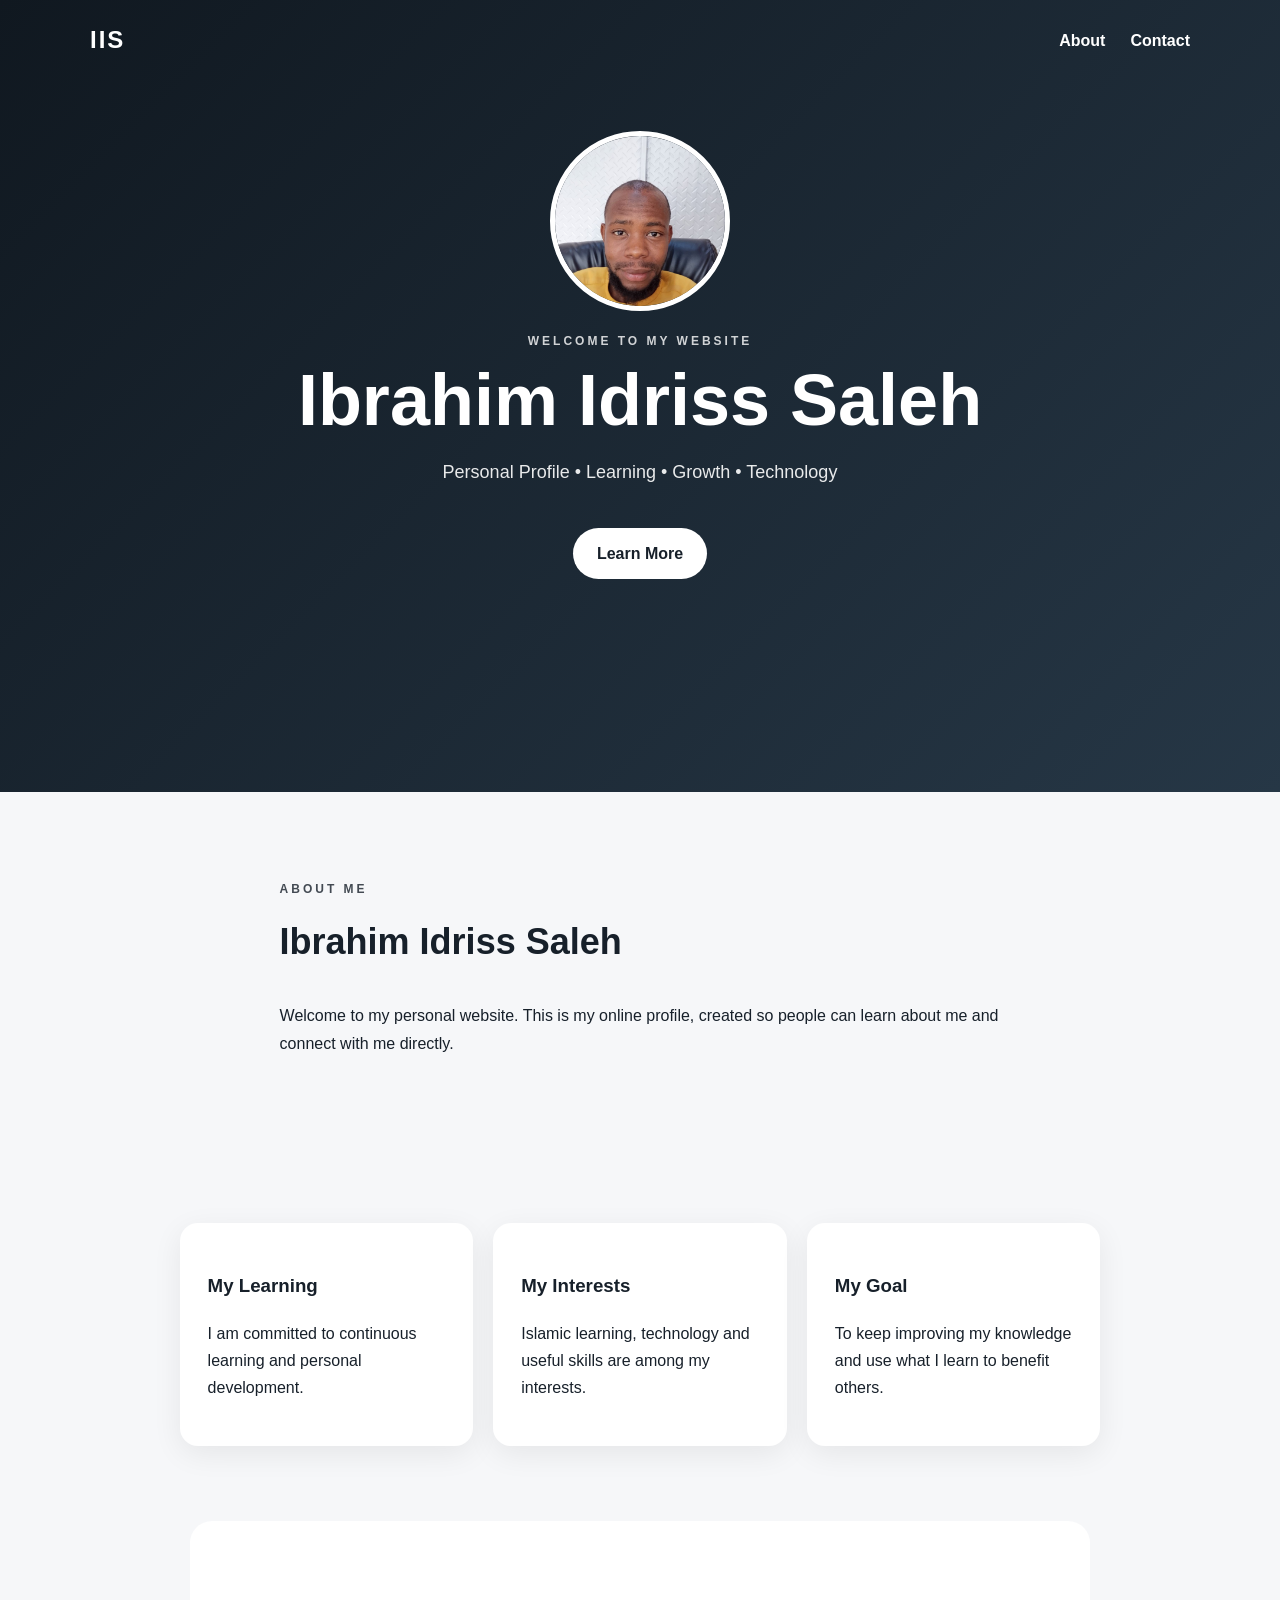
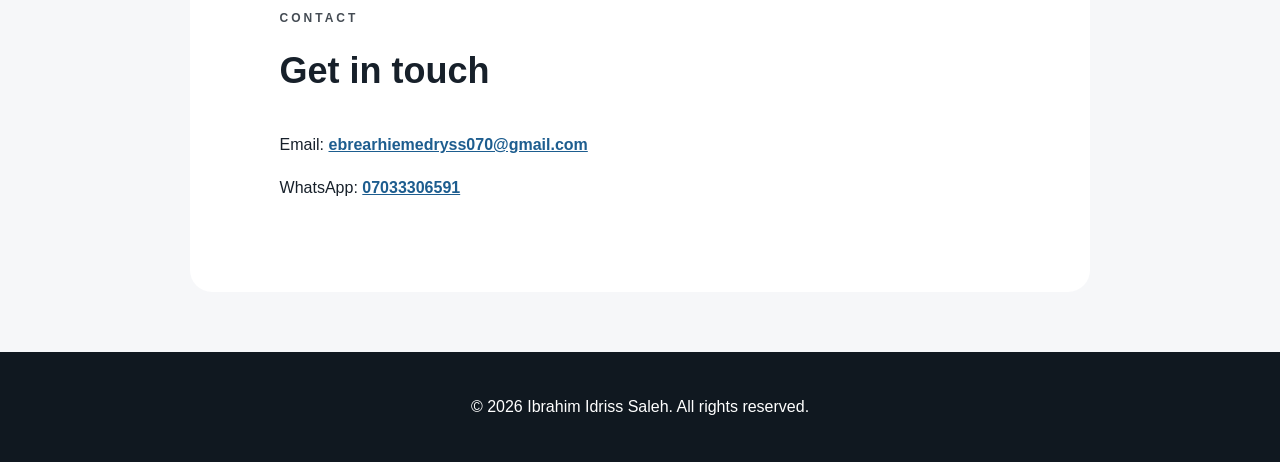
<file: index.html>
<!DOCTYPE html>
<html lang="en">
<head>
  <meta charset="UTF-8">
  <meta name="viewport" content="width=device-width, initial-scale=1.0">
  <meta name="description" content="Official personal website of Ibrahim Idriss Saleh.">
  <meta name="author" content="Ibrahim Idriss Saleh">
  <meta name="robots" content="index, follow">
  <title>Ibrahim Idriss Saleh | Personal Website</title>
  <link rel="stylesheet" href="style.css">
</head>
<body>
  <header class="hero">
    <nav>
      <div class="logo">IIS</div>
      <a href="#about">About</a>
      <a href="#contact">Contact</a>
    </nav>

    <div class="hero-content">
      <img src="profile.jpg" alt="Portrait of Ibrahim Idriss Saleh" class="profile">
      <p class="eyebrow">WELCOME TO MY WEBSITE</p>
      <h1>Ibrahim Idriss Saleh</h1>
      <p class="tagline">Personal Profile • Learning • Growth • Technology</p>
      <a class="button" href="#about">Learn More</a>
    </div>
  </header>

  <main>
    <section id="about" class="section">
      <p class="eyebrow">ABOUT ME</p>
      <h2>Ibrahim Idriss Saleh</h2>
      <p>
        Welcome to my personal website. This is my online profile, created
        so people can learn about me and connect with me directly.
      </p>
    </section>

    <section class="section cards">
      <div class="card">
        <h3>My Learning</h3>
        <p>I am committed to continuous learning and personal development.</p>
      </div>
      <div class="card">
        <h3>My Interests</h3>
        <p>Islamic learning, technology and useful skills are among my interests.</p>
      </div>
      <div class="card">
        <h3>My Goal</h3>
        <p>To keep improving my knowledge and use what I learn to benefit others.</p>
      </div>
    </section>

    <section id="contact" class="section contact">
      <p class="eyebrow">CONTACT</p>
      <h2>Get in touch</h2>
      <p>Email: <a href="mailto:ebrearhiemedryss070@gmail.com">ebrearhiemedryss070@gmail.com</a></p>
      <p>WhatsApp: <a href="https://wa.me/2347033306591" target="_blank" rel="noopener">07033306591</a></p>
    </section>
  </main>

  <footer>
    <p>© 2026 Ibrahim Idriss Saleh. All rights reserved.</p>
  </footer>
</body>
</html>
</file>
<file: style.css>
* { box-sizing: border-box; }
html { scroll-behavior: smooth; }
body {
  margin: 0;
  font-family: Arial, Helvetica, sans-serif;
  line-height: 1.7;
  background: #f6f7f9;
  color: #17202a;
}
.hero {
  min-height: 88vh;
  background: linear-gradient(135deg, #101820, #263746);
  color: white;
  padding: 20px 7%;
}
nav {
  display: flex;
  align-items: center;
  gap: 25px;
  max-width: 1100px;
  margin: auto;
}
nav .logo {
  margin-right: auto;
  font-weight: 800;
  font-size: 24px;
  letter-spacing: 2px;
}
nav a { color: white; text-decoration: none; font-weight: 600; }
.hero-content {
  max-width: 900px;
  margin: 70px auto 0;
  text-align: center;
}
.profile {
  width: 180px;
  height: 180px;
  object-fit: cover;
  border-radius: 50%;
  border: 5px solid white;
}
.eyebrow {
  letter-spacing: 3px;
  font-size: 12px;
  font-weight: 700;
  opacity: .8;
}
h1 {
  font-size: clamp(38px, 8vw, 72px);
  line-height: 1.05;
  margin: 12px 0;
}
.tagline { font-size: 18px; opacity: .9; }
.button {
  display: inline-block;
  margin-top: 22px;
  padding: 12px 24px;
  border-radius: 30px;
  background: white;
  color: #17202a;
  text-decoration: none;
  font-weight: 700;
}
.section {
  max-width: 900px;
  margin: auto;
  padding: 75px 7%;
}
.section h2 { font-size: 36px; margin-top: 5px; }
.cards {
  display: grid;
  grid-template-columns: repeat(3, 1fr);
  gap: 20px;
  max-width: 1100px;
}
.card {
  background: white;
  padding: 28px;
  border-radius: 18px;
  box-shadow: 0 8px 30px rgba(0,0,0,.07);
}
.contact {
  background: white;
  border-radius: 22px;
  margin-bottom: 60px;
}
.contact a { color: #1d5d8f; font-weight: 700; }
footer {
  text-align: center;
  padding: 25px;
  background: #101820;
  color: white;
}
@media (max-width: 700px) {
  .cards { grid-template-columns: 1fr; }
  nav { gap: 15px; }
  nav a { font-size: 14px; }
  .hero { min-height: 80vh; }
}
</file>
